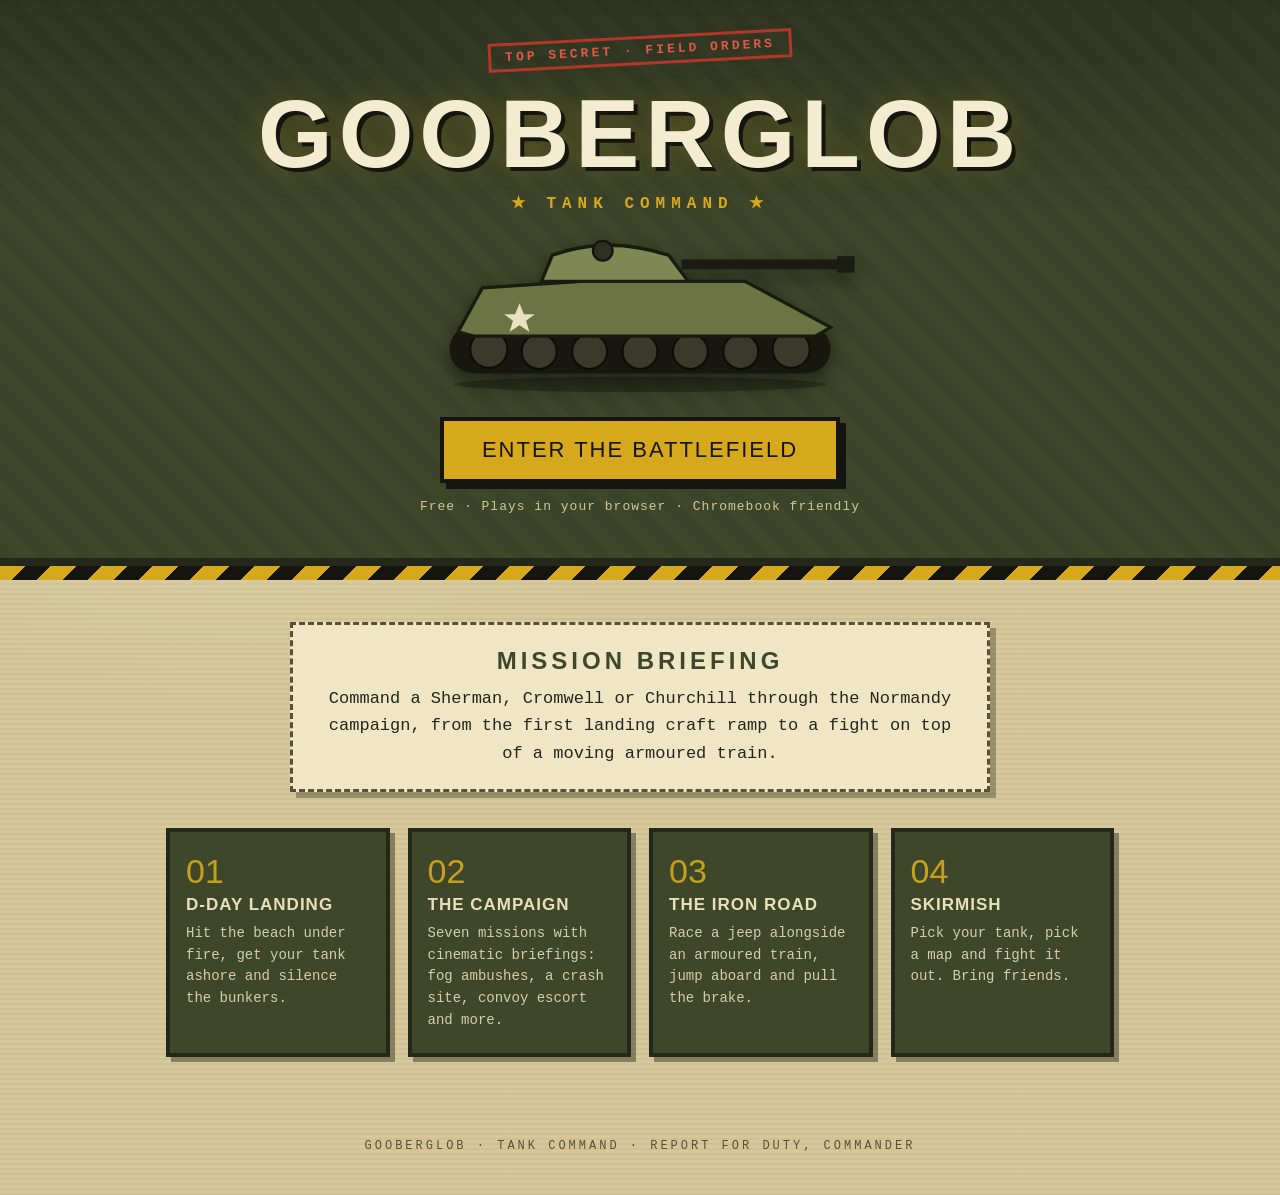
<file: index.html>
<!DOCTYPE html>
<html lang="en">
<head>
    <meta charset="UTF-8">
    <meta name="viewport" content="width=device-width, initial-scale=1.0">
    <title>Gooberglob - Tank Command</title>
    <meta name="description" content="Gooberglob: a WW2 tank game that runs in your browser. Storm the D-Day beaches, escort convoys and hijack an armoured train.">
    <link rel="stylesheet" href="style.css">
</head>
<body>

<header class="hero">
    <div class="stamp">TOP SECRET · FIELD ORDERS</div>
    <h1>GOOBERGLOB</h1>
    <p class="tagline">★ TANK COMMAND ★</p>

    <svg class="tank-art" viewBox="0 0 420 150" role="img" aria-label="Side view of a tank">
        <ellipse cx="210" cy="140" rx="170" ry="7" fill="rgba(0,0,0,.28)"/>
        <rect x="36" y="86" width="348" height="44" rx="22" fill="#17170f"/>
        <g fill="#3a3a2b" stroke="#0e0e08" stroke-width="2">
            <circle cx="72" cy="108" r="17"/><circle cx="118" cy="110" r="16"/><circle cx="164" cy="110" r="16"/>
            <circle cx="210" cy="110" r="16"/><circle cx="256" cy="110" r="16"/><circle cx="302" cy="110" r="16"/><circle cx="348" cy="108" r="17"/>
        </g>
        <path d="M44 92 L66 52 L156 46 L306 46 L384 88 L370 96 L58 96 Z" fill="#6c7444" stroke="#1a1b10" stroke-width="3"/>
        <path d="M120 46 L130 22 Q180 4 236 22 L254 46 Z" fill="#7f8852" stroke="#1a1b10" stroke-width="3"/>
        <rect x="248" y="26" width="150" height="9" fill="#1a1b12"/><rect x="390" y="23" width="16" height="15" fill="#1a1b12"/>
        <circle cx="176" cy="18" r="9" fill="#2d2f20" stroke="#14150d" stroke-width="2"/>
        <polygon points="96,76 100,66 104,76 114,76 106,82 109,92 100,86 91,92 94,82 86,76" fill="#e8e2c2"/>
    </svg>

    <a class="play" href="tank-game.html">ENTER THE BATTLEFIELD</a>
    <p class="sub">Free · Plays in your browser · Chromebook friendly</p>
</header>

<main>
    <section class="briefing">
        <h2>MISSION BRIEFING</h2>
        <p>Command a Sherman, Cromwell or Churchill through the Normandy campaign, from the first landing craft ramp to a fight on top of a moving armoured train.</p>
    </section>

    <section class="cards">
        <article>
            <span class="num">01</span>
            <h3>D-DAY LANDING</h3>
            <p>Hit the beach under fire, get your tank ashore and silence the bunkers.</p>
        </article>
        <article>
            <span class="num">02</span>
            <h3>THE CAMPAIGN</h3>
            <p>Seven missions with cinematic briefings: fog ambushes, a crash site, convoy escort and more.</p>
        </article>
        <article>
            <span class="num">03</span>
            <h3>THE IRON ROAD</h3>
            <p>Race a jeep alongside an armoured train, jump aboard and pull the brake.</p>
        </article>
        <article>
            <span class="num">04</span>
            <h3>SKIRMISH</h3>
            <p>Pick your tank, pick a map and fight it out. Bring friends.</p>
        </article>
    </section>
</main>

<footer>
    <p>GOOBERGLOB · TANK COMMAND · REPORT FOR DUTY, COMMANDER</p>
</footer>

</body>
</html>
</file>
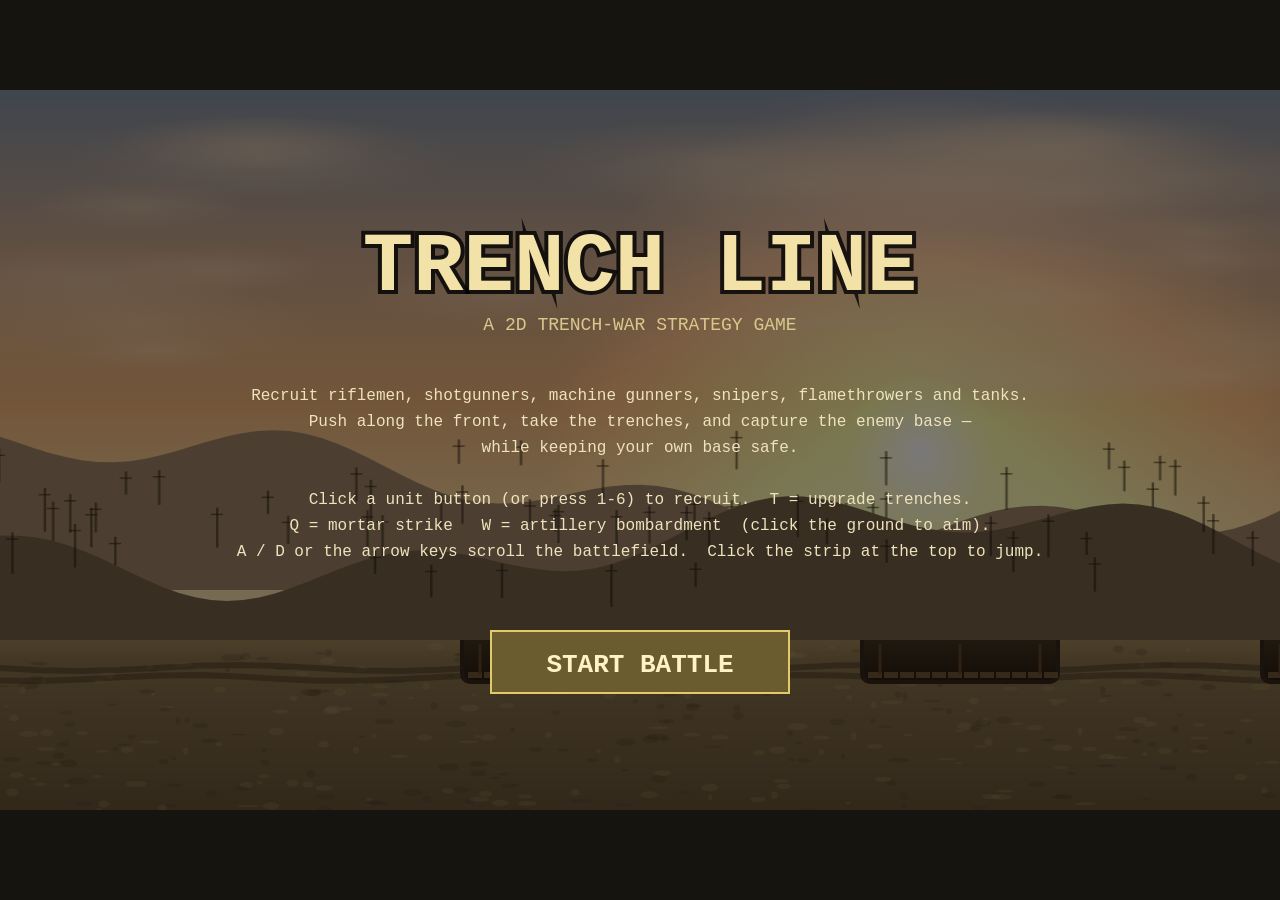
<file: trench-line.html>
<!doctype html>
<html lang="en"><head><meta charset="utf-8"><meta name="viewport" content="width=device-width,initial-scale=1">
<title>Trench Line</title>
<style>html,body{margin:0;height:100%;background:#15140f;overflow:hidden}canvas{display:block;margin:0 auto;position:absolute;left:50%;top:50%;transform:translate(-50%,-50%);cursor:crosshair}</style>
</head><body><canvas id="c"></canvas>
<script>
"use strict";
/* ============ TRENCH LINE — a 2D trench-war strategy game (original art & code) ============ */
const cv = document.getElementById('c'), ctx = cv.getContext('2d');
const VW = 1280, VH = 720, W = 3000, GY = 548;           // view size, world width, ground line
cv.width = VW; cv.height = VH;
function fit() { const s = Math.min(innerWidth / VW, innerHeight / VH); cv.style.width = VW * s + 'px'; cv.style.height = VH * s + 'px'; }
addEventListener('resize', fit); fit();

/* ---------- tiny helpers ---------- */
const R = (n) => { const x = Math.sin(n * 127.1 + 311.7) * 43758.5453; return x - Math.floor(x); };
const rnd = (a, b) => a + Math.random() * (b - a), clamp = (v, a, b) => v < a ? a : v > b ? b : v, lerp = (a, b, t) => a + (b - a) * t;
function cvs(w, h) { const c = document.createElement('canvas'); c.width = w; c.height = h; return c; }

/* ---------- audio (very small, all synthesised) ---------- */
let AC = null, muted = false;
function audio() { if (!AC) { try { AC = new (window.AudioContext || window.webkitAudioContext)(); } catch (e) {} } return AC; }
function noise(dur, vol, f0, f1) {
    const a = audio(); if (!a || muted) return; const n = Math.floor(a.sampleRate * dur), b = a.createBuffer(1, n, a.sampleRate), d = b.getChannelData(0);
    for (let i = 0; i < n; i++) d[i] = (Math.random() * 2 - 1) * Math.pow(1 - i / n, 2);
    const s = a.createBufferSource(); s.buffer = b; const f = a.createBiquadFilter(); f.type = 'lowpass'; f.frequency.setValueAtTime(f0, a.currentTime); f.frequency.exponentialRampToValueAtTime(Math.max(40, f1), a.currentTime + dur);
    const g = a.createGain(); g.gain.value = vol; s.connect(f); f.connect(g); g.connect(a.destination); s.start();
}
function tone(f0, f1, dur, vol, type) {
    const a = audio(); if (!a || muted) return; const o = a.createOscillator(), g = a.createGain(); o.type = type || 'sine'; o.frequency.setValueAtTime(f0, a.currentTime); o.frequency.exponentialRampToValueAtTime(Math.max(20, f1), a.currentTime + dur);
    g.gain.setValueAtTime(vol, a.currentTime); g.gain.exponentialRampToValueAtTime(.001, a.currentTime + dur); o.connect(g); g.connect(a.destination); o.start(); o.stop(a.currentTime + dur);
}
const SND = {
    rifle: () => noise(.12, .09, 4200, 600), sniper: () => noise(.3, .16, 3000, 200), shotgun: () => noise(.2, .14, 2600, 300), mg: () => noise(.07, .05, 4800, 900),
    flame: () => noise(.18, .06, 1600, 300), shell: () => { noise(.35, .22, 1400, 120); tone(90, 40, .3, .12, 'sine'); }, boom: (v) => { noise(.9, .3 * (v || 1), 900, 60); tone(70, 28, .7, .22 * (v || 1), 'sine'); },
    whistle: () => tone(1600, 500, .6, .05, 'sine'), ui: () => tone(640, 880, .08, .06, 'square'), deny: () => tone(200, 140, .12, .06, 'square'), spawn: () => tone(380, 520, .07, .04, 'triangle')
};

/* ---------- unit definitions ---------- */
const T = {
    rifle:   { n: 'RIFLEMAN',      key: '1', cost: 20,  cd: 2.2, hp: 40,  sp: 46, rng: 300, dmg: 9,  rl: 1.15, acc: .78 },
    shotgun: { n: 'SHOTGUNNER',    key: '2', cost: 35,  cd: 3.5, hp: 55,  sp: 52, rng: 125, dmg: 7,  rl: 1.5,  pel: 6 },
    mg:      { n: 'MACHINE GUN',   key: '3', cost: 60,  cd: 6,   hp: 45,  sp: 32, rng: 390, dmg: 5,  rl: .11,  burst: 14, pause: 1.3 },
    sniper:  { n: 'SNIPER',        key: '4', cost: 50,  cd: 5,   hp: 30,  sp: 36, rng: 720, dmg: 44, rl: 2.8 },
    flame:   { n: 'FLAMETHROWER',  key: '5', cost: 75,  cd: 7,   hp: 80,  sp: 40, rng: 135, dps: 38, rl: .05 },
    tank:    { n: 'TANK',          key: '6', cost: 260, cd: 14,  hp: 560, sp: 30, rng: 470, dmg: 78, rl: 2.6, splash: 72, tank: 1 }
};
const ORDER = ['rifle', 'shotgun', 'mg', 'sniper', 'flame', 'tank'];
const COVER = [.62, .46, .32];                                    // damage multiplier inside a trench, by trench level (0..2)
const TRENCH_COST = [150, 320];
const TRENCHES = [560, 960, 1360, 1640, 2040, 2440];            // trench centres (world x)
const BASE_X = [150, W - 150], ZONE = 300;
const ABIL = { mortar: { n: 'MORTAR STRIKE', key: 'Q', cd: 26 }, arty: { n: 'ARTILLERY', key: 'W', cd: 62 } };
const PALETTE = [{ body: '#1e2321', helm: '#6f7d4a', helmD: '#4a5530', sash: '#c9c27c', flag: '#4c7fb8' }, { body: '#2a1413', helm: '#7a3a2e', helmD: '#4e231c', sash: '#d8a43a', flag: '#b8463c' }];

/* ---------- game state ---------- */
let G = null, mx = 0, my = 0, keys = {}, targeting = null, shake = 0, shotT = 0;
const ground = cvs(W, 260), skyC = cvs(VW, VH), hillA = cvs(2048, 300), hillB = cvs(2048, 300);
function newGame() {
    G = { state: 'play', t: 0, cam: 0, units: [], tracers: [], shells: [], fx: [], flames: [], craters: [], markers: [], banner: { t: 0, text: '' },
        money: [110, 110], income: [7, 8], lvl: [0, 0], cap: [0, 0], cd: [{}, {}], abil: [{ mortar: 0, arty: 20 }, { mortar: 8, arty: 40 }], ai: { t: 2, up: 0 },
        stats: { kills: 0, lost: 0, spent: 0 }, bt: [0, 0], nid: 1 };
    ORDER.forEach(k => { G.cd[0][k] = 0; G.cd[1][k] = 0; });
    G.units.push(mk(0, 'rifle', 280), mk(0, 'rifle', 320), mk(1, 'rifle', W - 280), mk(1, 'rifle', W - 320));
    G.cam = 0; targeting = null; say('HOLD THE LINE · CAPTURE THEIR BASE');
}
function say(t) { G.banner = { t: 3.2, text: t }; }

/* ---------- pre-rendered scenery ---------- */
function buildArt() {
    let g = skyC.getContext('2d'), gr = g.createLinearGradient(0, 0, 0, VH * .75);
    [[0, '#7f8fa6'], [.3, '#c6a58c'], [.58, '#f0b57a'], [.8, '#f8d7a0'], [1, '#fbe6b8']].forEach(s => gr.addColorStop(s[0], s[1])); g.fillStyle = gr; g.fillRect(0, 0, VW, VH);
    g.globalCompositeOperation = 'lighter'; const sg = g.createRadialGradient(VW * .72, VH * .5, 0, VW * .72, VH * .5, 380); sg.addColorStop(0, 'rgba(255,230,160,.8)'); sg.addColorStop(.2, 'rgba(255,190,110,.35)'); sg.addColorStop(1, 'rgba(255,150,80,0)'); g.fillStyle = sg; g.fillRect(0, 0, VW, VH); g.globalCompositeOperation = 'source-over';
    for (let i = 0; i < 24; i++) { const x = R(i) * VW, y = 40 + R(i + 9) * 260, w = 160 + R(i + 3) * 280; const cg = g.createRadialGradient(x, y, 0, x, y, w * .5); cg.addColorStop(0, 'rgba(255,226,190,.32)'); cg.addColorStop(1, 'rgba(255,210,170,0)'); g.fillStyle = cg; g.save(); g.translate(x, y); g.scale(1, .22); g.translate(-x, -y); g.beginPath(); g.arc(x, y, w * .5, 0, 7); g.fill(); g.restore(); }
    [[hillA, '#9a8266', 90, 1.2, 0.9], [hillB, '#6e5c45', 70, 3.1, 1.2]].forEach(h => {
        const c = h[0].getContext('2d'), hh = 300; c.fillStyle = h[1]; c.beginPath(); c.moveTo(0, hh);
        for (let x = 0; x <= 2048; x += 16) c.lineTo(x, hh - 60 - h[2] * (Math.sin(x * .004 * h[4] + h[3]) * .5 + .5) - 22 * Math.sin(x * .017 + h[3] * 2)); c.lineTo(2048, hh); c.closePath(); c.fill();
        c.fillStyle = 'rgba(30,22,14,.55)'; for (let i = 0; i < 46; i++) { const x = R(i * 3 + h[3]) * 2048, y = hh - 70 - R(i + h[3]) * 90; c.fillRect(x, y, 2.4, 22 + R(i) * 22); c.fillRect(x - 5, y + 6, 12, 1.5); }
    });
    g = ground.getContext('2d'); const dg = g.createLinearGradient(0, 0, 0, 260); dg.addColorStop(0, '#9c8358'); dg.addColorStop(.08, '#85704a'); dg.addColorStop(1, '#4a3b28'); g.fillStyle = dg; g.fillRect(0, 0, W, 260);
    for (let i = 0; i < 1100; i++) { g.fillStyle = R(i + 4) > .5 ? 'rgba(60,44,28,.22)' : 'rgba(210,184,130,.16)'; g.beginPath(); g.ellipse(R(i) * W, 6 + R(i + 1.3) * 250, 2 + R(i + 2) * 9, 1 + R(i + 3) * 3, 0, 0, 7); g.fill(); }
    g.strokeStyle = 'rgba(40,30,18,.4)'; g.lineWidth = 6; for (let k = 0; k < 2; k++) { g.beginPath(); g.moveTo(0, 28 + k * 10); for (let x = 0; x <= W; x += 40) g.lineTo(x, 28 + k * 10 + Math.sin(x * .02 + k) * 3); g.stroke(); }
    TRENCHES.forEach(tx => { // trench pits
        g.fillStyle = '#2a2016'; g.beginPath(); g.roundRect(tx - 100, 0, 200, 44, [0, 0, 10, 10]); g.fill(); const pg = g.createLinearGradient(0, 0, 0, 44); pg.addColorStop(0, '#3a2c1c'); pg.addColorStop(1, '#171109'); g.fillStyle = pg; g.beginPath(); g.roundRect(tx - 96, 0, 192, 40, [0, 0, 8, 8]); g.fill();
        g.fillStyle = '#6a5030'; for (let p = 0; p < 12; p++) g.fillRect(tx - 92 + p * 16, 32, 14, 6); g.strokeStyle = '#5a4026'; g.lineWidth = 3; [-80, 0, 80].forEach(o => { g.beginPath(); g.moveTo(tx + o, 4); g.lineTo(tx + o, 34); g.stroke(); });
    });
}

/* ---------- units ---------- */
function mk(side, type, x) { const d = T[type]; return { id: G.nid++, side, type, x, y: GY + rnd(-6, 10), hp: d.hp, max: d.hp, cool: rnd(0, d.rl), burst: 0, bp: 0, anim: rnd(0, 6), dead: 0, dt: 0, tgt: null, aim: side ? Math.PI : 0, flash: 0, rec: 0, stopOff: 110 + (G.nid % 7) * 26 }; }
function inTrench(u) { for (const tx of TRENCHES) if (Math.abs(u.x - tx) < 96) return true; return false; }
function coverMul(u) { return u.type === 'tank' ? 1 : (inTrench(u) ? COVER[G.lvl[u.side]] : 1); }
function hurt(u, dmg, src, ap) {
    if (u.dead) return; let d = dmg * coverMul(u); if (u.type === 'tank' && !ap) d *= .22; u.hp -= d; u.flash = .12;
    if (u.hp <= 0) { u.dead = 1; u.dt = 0; if (u.side === 1) { G.money[0] += 5; G.stats.kills++; } else G.stats.lost++; for (let i = 0; i < (u.type === 'tank' ? 22 : 6); i++) fx('dust', u.x, u.y - 14, rnd(-50, 50), rnd(-90, -10)); if (u.type === 'tank') { boom(u.x, u.y - 20, .8); } }
}
function enemies(side) { return G.units.filter(u => u.side !== side && !u.dead); }
function nearestTarget(u, list, rng) { let best = null, bd = rng; for (const e of list) { const d = Math.abs(e.x - u.x); if (d < bd) { bd = d; best = e; } } return best; }
function spawn(side, type) {
    const d = T[type]; if (G.money[side] < d.cost || G.cd[side][type] > 0) return false;
    G.money[side] -= d.cost; G.cd[side][type] = d.cd; if (side === 0) G.stats.spent += d.cost;
    const u = mk(side, type, BASE_X[side] + (side ? -70 : 70)); G.units.push(u); if (side === 0) SND.spawn(); return true;
}
function fx(kind, x, y, vx, vy, extra) { if (G.fx.length > 700) return; G.fx.push(Object.assign({ kind, x, y, vx, vy, t: 0, life: kind === 'smoke' ? 2.4 : kind === 'spark' ? .35 : kind === 'dust' ? .9 : .5 }, extra || {})); }
function boom(x, y, s) {
    s = s || 1; G.fx.push({ kind: 'flash', x, y, t: 0, life: .35, s }); for (let i = 0; i < 12 * s; i++) fx('smoke', x + rnd(-20, 20) * s, y + rnd(-10, 10), rnd(-40, 40), rnd(-70, -20), { s }); for (let i = 0; i < 12 * s; i++) fx('spark', x, y, rnd(-260, 260) * s, rnd(-320, -60) * s);
    for (let i = 0; i < 10 * s; i++) fx('dust', x + rnd(-30, 30) * s, GY + 4, rnd(-120, 120), rnd(-140, -30)); if (Math.abs(x - (G.cam + VW / 2)) < 900) shake = Math.max(shake, 5 * s); SND.boom(.5 + s * .4);
}
function splash(x, rad, dmg, side) { G.units.forEach(u => { if (u.dead || u.side === side) return; const d = Math.abs(u.x - x); if (d < rad) hurt(u, dmg * (1 - d / rad * .7), null, true); }); G.craters.push({ x: x + rnd(-6, 6), r: rad * .28 }); if (G.craters.length > 70) G.craters.shift(); }
function shootShell(u, tgt) { // tank cannon: arcing shell
    const d = T.tank; const sx = u.x + Math.cos(u.aim) * 44, sy = u.y - 36 + Math.sin(u.aim) * 8, tx = tgt.x + rnd(-26, 26), dur = clamp(Math.abs(tx - sx) / 520, .35, 1);
    G.shells.push({ x0: sx, y0: sy, x1: tx, y1: GY + 6, t: 0, dur, arc: 90 + Math.abs(tx - sx) * .12, side: u.side, dmg: d.dmg, rad: d.splash, kind: 'tank' }); u.rec = .25; fx('flash2', sx, sy, 0, 0, { a: u.aim }); SND.shell();
    for (let i = 0; i < 5; i++) fx('smoke', sx, sy, Math.cos(u.aim) * rnd(20, 70), rnd(-30, 0), { s: .5 });
}
function callStrike(side, kind, x) {
    const a = ABIL[kind]; G.abil[side][kind] = a.cd; const n = kind === 'mortar' ? 6 : 15, spread = kind === 'mortar' ? 70 : 240; if (side === 0) SND.ui();
    for (let i = 0; i < n; i++) G.shells.push({ x0: x + rnd(-spread, spread), y0: -80, x1: 0, y1: GY + 6, t: -(.9 + i * (kind === 'mortar' ? .45 : .32) + rnd(0, .25)), dur: .55, arc: 0, side, dmg: kind === 'mortar' ? 58 : 92, rad: kind === 'mortar' ? 58 : 84, kind: 'strike', big: kind === 'arty' });
    G.shells.slice(-n).forEach(s => { s.x1 = s.x0; }); G.markers.push({ x, kind, t: 0, life: 1 + n * (kind === 'mortar' ? .45 : .32) + .5, spread });
    setTimeout(() => SND.whistle(), 300);
}

/* ---------- simulation ---------- */
function step(dt) {
    G.t += dt; if (G.banner.t > 0) G.banner.t -= dt;
    // economy + cooldowns
    for (let s = 0; s < 2; s++) { G.money[s] += G.income[s] * dt; ORDER.forEach(k => { G.cd[s][k] = Math.max(0, G.cd[s][k] - dt); }); G.abil[s].mortar = Math.max(0, G.abil[s].mortar - dt); G.abil[s].arty = Math.max(0, G.abil[s].arty - dt); }
    aiThink(dt);
    // units
    const E = [enemies(0), enemies(1)];
    G.units.forEach(u => {
        if (u.dead) { u.dt += dt; return; } const d = T[u.type], dir = u.side ? -1 : 1, foes = E[u.side]; u.flash = Math.max(0, u.flash - dt); u.rec = Math.max(0, u.rec - dt); u.cool -= dt;
        const tgt = nearestTarget(u, foes, d.rng); u.tgt = tgt; const moving = !tgt && Math.abs(u.x - (BASE_X[1 - u.side] - dir * u.stopOff)) > 6 && ((u.side === 0 && u.x < BASE_X[1] - u.stopOff) || (u.side === 1 && u.x > BASE_X[0] + u.stopOff));
        if (tgt) u.aim = lerp(u.aim, tgt.x > u.x ? 0 : Math.PI, .25); else u.aim = dir > 0 ? 0 : Math.PI;
        if (moving) { u.x += dir * d.sp * dt; u.anim += dt * d.sp * .17; }
        else if (tgt) { fire(u, d, tgt, dt); u.anim += dt * .6; }
    });
    // base guns
    for (let s = 0; s < 2; s++) if (G.lvl[s] >= 1) { G.bt[s] -= dt; if (G.bt[s] <= 0) { const bx = BASE_X[s], t = nearestTarget({ x: bx }, E[s], 480); if (t) { G.bt[s] = .22; const dmg = G.lvl[s] >= 2 ? 6 : 4; G.tracers.push({ x1: bx + (s ? -50 : 50), y1: GY - 64, x2: t.x, y2: t.y - 18, t: 0, life: .09 }); hurt(t, dmg); SND.mg(); } else G.bt[s] = .3; } }
    // shells
    for (let i = G.shells.length - 1; i >= 0; i--) {
        const sh = G.shells[i]; sh.t += dt; if (sh.t < 0) continue;
        if (sh.t >= sh.dur) { const x = sh.x1; boom(x, GY - 6, sh.big ? 1.15 : sh.kind === 'tank' ? .75 : .8); splash(x, sh.rad, sh.dmg, sh.side); G.shells.splice(i, 1); }
    }
    // flames
    for (let i = G.flames.length - 1; i >= 0; i--) { const f = G.flames[i]; f.t += dt; f.x += f.vx * dt; f.y += f.vy * dt; f.vy -= 30 * dt; if (f.t > f.life) G.flames.splice(i, 1); }
    for (let i = G.tracers.length - 1; i >= 0; i--) { G.tracers[i].t += dt; if (G.tracers[i].t > G.tracers[i].life) G.tracers.splice(i, 1); }
    for (let i = G.fx.length - 1; i >= 0; i--) { const f = G.fx[i]; f.t += dt; f.x += (f.vx || 0) * dt; f.y += (f.vy || 0) * dt; if (f.kind === 'dust' || f.kind === 'spark') f.vy += 380 * dt; if (f.kind === 'smoke') { f.vx *= .98; f.vy *= .985; } if (f.t > f.life) G.fx.splice(i, 1); }
    for (let i = G.markers.length - 1; i >= 0; i--) { G.markers[i].t += dt; if (G.markers[i].t > G.markers[i].life) G.markers.splice(i, 1); }
    // remove corpses
    G.units = G.units.filter(u => !u.dead || u.dt < 5);
    // capture
    for (let b = 0; b < 2; b++) { // base b is being captured by side 1-b
        let atk = 0, def = 0; G.units.forEach(u => { if (u.dead || Math.abs(u.x - BASE_X[b]) > ZONE) return; if (u.side === b) def++; else atk++; });
        if (atk > 0 && def === 0) G.cap[b] = Math.min(100, G.cap[b] + Math.min(atk, 4) * 3.4 * dt); else G.cap[b] = Math.max(0, G.cap[b] - (def > 0 ? 9 : 2) * dt);
        if (G.cap[b] >= 100 && G.state === 'play') { G.state = b === 1 ? 'win' : 'lose'; G.endT = 0; if (b === 1) tone(440, 880, .6, .1, 'triangle'); else tone(300, 80, 1, .1, 'sawtooth'); }
    }
    shake *= Math.pow(.02, dt);
}
function fire(u, d, tgt, dt) {
    const dist = Math.abs(tgt.x - u.x), dir = tgt.x > u.x ? 1 : -1, mx0 = u.x + dir * (u.type === 'tank' ? 44 : u.type === 'sniper' ? 42 : 30), my0 = u.y - (u.type === 'tank' ? 36 : 32);
    const hit = (dmg, chance, tx, ty) => { const h = Math.random() < chance; G.tracers.push({ x1: mx0, y1: my0, x2: h ? tx : tx + dir * rnd(40, 160), y2: h ? ty : ty + rnd(-30, 20), t: 0, life: .08 }); if (h) hurt(tgt, dmg, u); };
    if (u.type === 'flame') {
        if (u.cool <= 0) { u.cool = d.rl; for (let i = 0; i < 3; i++) G.flames.push({ x: mx0, y: my0 + 2, vx: dir * rnd(230, 330), vy: rnd(-30, 30), t: 0, life: rnd(.35, .5) }); G.units.forEach(e => { if (e.dead || e.side === u.side) return; const dx = (e.x - u.x) * dir; if (dx > 0 && dx < d.rng && Math.abs(e.y - u.y) < 30) hurt(e, d.dps * d.rl * (inTrench(e) ? 1.6 : 1), u, true); }); if (Math.random() < .25) SND.flame(); }
        return;
    }
    if (u.cool > 0) return;
    if (u.type === 'rifle') { u.cool = d.rl + rnd(0, .3); hit(d.dmg, clamp(d.acc - dist / d.rng * .32, .3, .9), tgt.x, tgt.y - 18); u.flash = .07; fx('flash2', mx0, my0, 0, 0, { a: dir > 0 ? 0 : Math.PI }); SND.rifle(); }
    else if (u.type === 'sniper') { u.cool = d.rl; hit(d.dmg, .94, tgt.x, tgt.y - 20); fx('flash2', mx0, my0, 0, 0, { a: dir > 0 ? 0 : Math.PI, big: 1 }); SND.sniper(); }
    else if (u.type === 'shotgun') { u.cool = d.rl; for (let i = 0; i < d.pel; i++) hit(d.dmg, clamp(.66 - dist / d.rng * .35, .2, .7), tgt.x, tgt.y - 18 + rnd(-6, 6)); fx('flash2', mx0, my0, 0, 0, { a: dir > 0 ? 0 : Math.PI, big: 1 }); SND.shotgun(); }
    else if (u.type === 'mg') { if (u.burst > 0) { u.cool = d.rl; u.burst--; hit(d.dmg, clamp(.52 - dist / d.rng * .26, .15, .6), tgt.x, tgt.y - 18); fx('flash2', mx0, my0, 0, 0, { a: dir > 0 ? 0 : Math.PI }); if (u.burst % 2) SND.mg(); if (Math.random() < .5) fx('spark', mx0 - dir * 6, my0 + 6, -dir * rnd(10, 40), rnd(-80, -20), {}); } else { u.burst = d.burst; u.cool = d.pause; } }
    else if (u.type === 'tank') { u.cool = d.rl; shootShell(u, tgt); }
}
/* ---------- enemy commander ---------- */
function aiThink(dt) {
    const A = G.ai; A.t -= dt; if (A.t > 0 || G.state !== 'play') return; A.t = rnd(1.1, 2.2);
    const t = G.t, mine = G.units.filter(u => u.side === 1 && !u.dead), foes = G.units.filter(u => u.side === 0 && !u.dead);
    if (G.lvl[1] < 2 && G.money[1] >= TRENCH_COST[G.lvl[1]] + 40 && t > 140 + G.lvl[1] * 170) { G.money[1] -= TRENCH_COST[G.lvl[1]]; G.lvl[1]++; }
    // ability use
    const cluster = (w) => { let best = null, bn = 0; foes.forEach(f => { const n = foes.filter(o => Math.abs(o.x - f.x) < w).length; if (n > bn) { bn = n; best = f; } }); return { x: best ? best.x : 0, n: bn }; };
    if (G.abil[1].mortar <= 0 && t > 20) { const c = cluster(110); if (c.n >= 3 && c.x > 300 && c.x < W - 300) callStrike(1, 'mortar', c.x); }
    if (G.abil[1].arty <= 0 && t > 60) { const c = cluster(300); if (c.n >= 6) callStrike(1, 'arty', c.x); }
    // choose a unit
    const w = { rifle: 38, shotgun: 15, mg: 14, sniper: 9, flame: 11, tank: t > 110 ? 12 : 0 }; const pTanks = foes.filter(u => u.type === 'tank').length; if (pTanks) { w.sniper += 10; w.mg += 6; }
    if (mine.filter(u => u.type !== 'rifle').length < 2) w.rifle += 20;
    let sum = 0; ORDER.forEach(k => { if (G.cd[1][k] > 0 || G.money[1] < T[k].cost) w[k] = 0; sum += w[k]; }); if (sum <= 0) return;
    let r = Math.random() * sum; for (const k of ORDER) { r -= w[k]; if (r <= 0) { spawn(1, k); break; } }
}

/* ---------- drawing ---------- */
function drawStick(u, ox) {
    const d = T[u.type], P = PALETTE[u.side], dir = u.side ? -1 : 1, tr = inTrench(u) && u.type !== 'tank', lowered = tr ? 11 : 0, x = u.x - ox, y = u.y + lowered, c = P.body;
    ctx.save(); ctx.translate(x, y);
    if (u.dead) { const k = Math.min(1, u.dt / .55); ctx.globalAlpha = u.dt > 3.6 ? clamp(1 - (u.dt - 3.6) / 1.4, 0, 1) : 1; ctx.translate(0, k * 4); ctx.rotate(-dir * k * 1.5); ctx.translate(0, -k * 0); }
    if (u.type === 'tank') { drawTank(u, dir, P); ctx.restore(); return; }
    ctx.fillStyle = 'rgba(0,0,0,.25)'; if (!u.dead) { ctx.beginPath(); ctx.ellipse(0, 3 - lowered * .5, 12, 3.2, 0, 0, 7); ctx.fill(); }
    ctx.scale(dir * 1.22, 1.22); ctx.lineCap = 'round'; ctx.lineJoin = 'round';
    const wk = u.dead ? 0 : Math.sin(u.anim * 3.2), moving = !u.tgt && !u.dead, sw = moving ? wk * 7 : 0, hipY = -17, neckY = -33;
    // legs
    ctx.strokeStyle = c; ctx.lineWidth = 3.6; ctx.beginPath(); ctx.moveTo(0, hipY); ctx.lineTo(-sw - 1, -8); ctx.lineTo(-sw * 1.3 - 2, 0); ctx.moveTo(0, hipY); ctx.lineTo(sw + 1, -8); ctx.lineTo(sw * 1.3 + 3, 0); ctx.stroke();
    // torso + backpack
    ctx.lineWidth = 4.4; ctx.beginPath(); ctx.moveTo(0, hipY); ctx.lineTo(1, neckY); ctx.stroke();
    ctx.fillStyle = P.helmD; ctx.fillRect(-9, neckY + 3, 7, 12);
    if (u.type === 'flame') { ctx.fillStyle = '#555a50'; ctx.beginPath(); ctx.roundRect(-14, neckY + 1, 9, 17, 3); ctx.fill(); ctx.fillStyle = '#9a9a8a'; ctx.fillRect(-12, neckY - 2, 5, 4); }
    ctx.strokeStyle = P.sash; ctx.lineWidth = 1.6; ctx.beginPath(); ctx.moveTo(-3, neckY + 2); ctx.lineTo(4, hipY - 2); ctx.stroke();
    // head + helmet
    ctx.fillStyle = '#cfc7b3'; ctx.strokeStyle = '#111'; ctx.lineWidth = 1.4; ctx.beginPath(); ctx.arc(2, neckY - 6, 6.4, 0, 7); ctx.fill(); ctx.stroke();
    ctx.fillStyle = '#16140f'; ctx.fillRect(4.6, neckY - 8, 1.8, 2.2); ctx.fillRect(1, neckY - 8, 1.8, 2.2);
    ctx.fillStyle = P.helm; ctx.beginPath(); ctx.arc(2, neckY - 8, 7.2, Math.PI, 0); ctx.lineTo(9.4, neckY - 7); ctx.lineTo(-5.4, neckY - 7); ctx.closePath(); ctx.fill(); ctx.strokeStyle = '#111'; ctx.stroke(); ctx.fillStyle = 'rgba(255,255,255,.25)'; ctx.fillRect(-2, neckY - 13.5, 6, 1.6);
    // weapon + arms, aimed
    const aim = u.dead ? 0 : (u.aim === 0 || u.aim === Math.PI ? 0 : 0), rec = u.rec > 0 ? 3 : (u.cool > d.rl * .85 ? 2 : 0), sh = (neckY + 6);
    ctx.save(); ctx.translate(2, sh); if (!u.dead) ctx.rotate(u.tgt ? clamp(Math.atan2((u.tgt.y - 18) - (u.y - 28), Math.abs(u.tgt.x - u.x)) * .7, -.25, .25) : (moving ? .25 : 0));
    ctx.translate(-rec, 0);
    ctx.strokeStyle = '#1b1914'; ctx.lineWidth = 3.4;
    if (u.type === 'rifle') { ctx.beginPath(); ctx.moveTo(-8, 4); ctx.lineTo(28, 0); ctx.stroke(); ctx.strokeStyle = '#6a4a2c'; ctx.lineWidth = 3.2; ctx.beginPath(); ctx.moveTo(-8, 4); ctx.lineTo(6, 2.4); ctx.stroke(); }
    else if (u.type === 'sniper') { ctx.beginPath(); ctx.moveTo(-9, 4); ctx.lineTo(38, 0); ctx.stroke(); ctx.fillStyle = '#111'; ctx.fillRect(8, -5, 12, 3.4); ctx.strokeStyle = '#6a4a2c'; ctx.lineWidth = 3.2; ctx.beginPath(); ctx.moveTo(-9, 4); ctx.lineTo(6, 2.4); ctx.stroke(); }
    else if (u.type === 'shotgun') { ctx.lineWidth = 4.2; ctx.beginPath(); ctx.moveTo(-6, 4); ctx.lineTo(22, 1); ctx.stroke(); ctx.strokeStyle = '#7a5530'; ctx.lineWidth = 3.4; ctx.beginPath(); ctx.moveTo(-8, 4); ctx.lineTo(4, 3); ctx.stroke(); }
    else if (u.type === 'mg') { ctx.lineWidth = 4; ctx.beginPath(); ctx.moveTo(-8, 4); ctx.lineTo(30, 1); ctx.stroke(); ctx.lineWidth = 1.8; ctx.beginPath(); ctx.moveTo(22, 2); ctx.lineTo(18, 13); ctx.moveTo(22, 2); ctx.lineTo(27, 13); ctx.stroke(); ctx.fillStyle = '#3b3d30'; ctx.fillRect(2, 3, 9, 8); ctx.strokeStyle = '#c9b25a'; ctx.lineWidth = 1.4; ctx.beginPath(); ctx.moveTo(8, 3); ctx.quadraticCurveTo(14, -1, 20, 1); ctx.stroke(); }
    else if (u.type === 'flame') { ctx.lineWidth = 3.4; ctx.beginPath(); ctx.moveTo(-8, 4); ctx.lineTo(22, 1); ctx.stroke(); ctx.fillStyle = '#2a2a24'; ctx.fillRect(22, -2.4, 7, 5); if (u.tgt && Math.random() < .8) { ctx.fillStyle = 'rgba(255,200,80,.9)'; ctx.beginPath(); ctx.arc(30, 0, 3 + Math.random() * 2, 0, 7); ctx.fill(); } }
    ctx.strokeStyle = c; ctx.lineWidth = 3.4; ctx.beginPath(); ctx.moveTo(0, 0); ctx.lineTo(9, 4); ctx.lineTo(18, 1.4); ctx.stroke(); ctx.beginPath(); ctx.moveTo(0, 0); ctx.lineTo(-3, 6); ctx.lineTo(6, 3); ctx.stroke();
    ctx.restore();
    if (u.flash > 0 && !u.dead) { ctx.fillStyle = 'rgba(255,255,255,.35)'; ctx.fillRect(-12, -42, 26, 44); }
    ctx.restore();
}
function drawTank(u, dir, P) {
    const d = T.tank, t = u.anim; ctx.fillStyle = 'rgba(0,0,0,.28)'; ctx.beginPath(); ctx.ellipse(0, 3, 50, 5, 0, 0, 7); ctx.fill(); ctx.scale(dir, 1);
    const body = u.side ? '#6a3a30' : '#5d6a40', body2 = u.side ? '#4a241e' : '#3e4829';
    // tracks
    ctx.fillStyle = '#17150f'; ctx.beginPath(); ctx.roundRect(-46, -17, 92, 18, 9); ctx.fill(); ctx.strokeStyle = '#3a382c'; ctx.lineWidth = 1.4; for (let i = 0; i < 18; i++) { const a = ((i * 5.2 + t * 14) % 94) - 46; ctx.beginPath(); ctx.moveTo(a, -17); ctx.lineTo(a, -13); ctx.moveTo(a, 0); ctx.lineTo(a, -4); ctx.stroke(); }
    for (let i = 0; i < 5; i++) { const wx = -34 + i * 17; ctx.fillStyle = '#33322a'; ctx.beginPath(); ctx.arc(wx, -8, 6.4, 0, 7); ctx.fill(); ctx.fillStyle = '#18170f'; ctx.beginPath(); ctx.arc(wx, -8, 2.4, 0, 7); ctx.fill(); }
    const g = ctx.createLinearGradient(0, -44, 0, -16); g.addColorStop(0, body); g.addColorStop(1, body2); ctx.fillStyle = g; ctx.beginPath(); ctx.moveTo(-48, -17); ctx.lineTo(-40, -30); ctx.lineTo(26, -32); ctx.lineTo(50, -18); ctx.closePath(); ctx.fill(); ctx.strokeStyle = '#111'; ctx.lineWidth = 1.8; ctx.stroke();
    ctx.fillStyle = 'rgba(255,230,180,.25)'; ctx.fillRect(-36, -31, 58, 2);
    const rc = u.rec > 0 ? u.rec * 28 : 0; ctx.save(); ctx.translate(-rc * .15, 0); ctx.fillStyle = g; ctx.beginPath(); ctx.moveTo(-22, -31); ctx.lineTo(-16, -48); ctx.lineTo(12, -48); ctx.lineTo(20, -31); ctx.closePath(); ctx.fill(); ctx.stroke(); ctx.fillStyle = '#1b1a14'; ctx.fillRect(18 - rc, -43, 40, 5); ctx.fillRect(54 - rc, -44.5, 7, 8);
    ctx.fillStyle = '#2a2a22'; ctx.beginPath(); ctx.arc(-2, -50, 5, Math.PI, 0); ctx.fill(); ctx.restore();
    ctx.fillStyle = P.flag; ctx.fillRect(-30, -29, 10, 5); ctx.fillStyle = '#1b1a14'; ctx.fillRect(-40, -31, 2, -14);
    if (u.flash > 0) { ctx.fillStyle = 'rgba(255,255,255,.35)'; ctx.fillRect(-48, -50, 100, 52); }
    // damage smoke
    if (u.hp < u.max * .5 && !u.dead && Math.random() < .3) fx('smoke', u.x - dir * 20, u.y - 40, rnd(-10, 10), -40, { s: .5 });
}
function drawBase(b, ox) {
    const x = BASE_X[b] - ox, P = PALETTE[b], dir = b ? -1 : 1; if (x < -260 || x > VW + 260) return;
    ctx.save(); ctx.translate(x, GY); ctx.scale(dir, 1);
    ctx.fillStyle = 'rgba(0,0,0,.3)'; ctx.beginPath(); ctx.ellipse(10, 6, 110, 10, 0, 0, 7); ctx.fill();
    const g = ctx.createLinearGradient(0, -88, 0, 0); g.addColorStop(0, '#7b7664'); g.addColorStop(1, '#4e4a3c'); ctx.fillStyle = g; ctx.beginPath(); ctx.moveTo(-70, 0); ctx.lineTo(-62, -70); ctx.lineTo(30, -76); ctx.lineTo(54, -40); ctx.lineTo(70, 0); ctx.closePath(); ctx.fill(); ctx.strokeStyle = '#1d1b14'; ctx.lineWidth = 2.4; ctx.stroke();
    ctx.fillStyle = '#12110c'; ctx.beginPath(); ctx.roundRect(12, -54, 40, 10, 3); ctx.fill(); ctx.fillStyle = '#3a382c'; for (let i = 0; i < 6; i++) { ctx.beginPath(); ctx.ellipse(-60 + i * 24, -73 + (i % 2) * 4, 13, 7, 0, 0, 7); ctx.fill(); }
    ctx.fillStyle = '#5a5240'; for (let i = 0; i < 8; i++) { ctx.beginPath(); ctx.ellipse(-76 + i * 22, 2, 12, 7, 0, 0, 7); ctx.fill(); ctx.strokeStyle = 'rgba(0,0,0,.4)'; ctx.lineWidth = 1; ctx.stroke(); }
    // base gun at upgraded levels
    if (G.lvl[b] >= 1) { ctx.fillStyle = '#17160f'; ctx.fillRect(34, -66, 30, 4); ctx.fillRect(28, -70, 12, 12); }
    // flag
    ctx.fillStyle = '#2b2418'; ctx.fillRect(-52, -150, 3, 82); const wv = Math.sin(G.t * 3 + b) * 4; ctx.fillStyle = P.flag; ctx.beginPath(); ctx.moveTo(-49, -148); ctx.quadraticCurveTo(-30, -150 + wv, -10, -144); ctx.lineTo(-10, -118); ctx.quadraticCurveTo(-30, -124 - wv, -49, -122); ctx.closePath(); ctx.fill(); ctx.strokeStyle = '#111'; ctx.lineWidth = 1.5; ctx.stroke();
    ctx.restore();
    // capture ring
    const cp = G.cap[b]; if (cp > .5) { const w = 150; ctx.fillStyle = 'rgba(0,0,0,.6)'; ctx.fillRect(x - w / 2, GY - 182, w, 12); ctx.fillStyle = PALETTE[1 - b].flag; ctx.fillRect(x - w / 2 + 1, GY - 181, (w - 2) * cp / 100, 10); ctx.fillStyle = '#fff'; ctx.font = 'bold 10px monospace'; ctx.textAlign = 'center'; ctx.fillText('CAPTURING ' + Math.floor(cp) + '%', x, GY - 186); }
}
function drawTrenchLips(ox) {
    TRENCHES.forEach((tx, i) => { const x = tx - ox; if (x < -130 || x > VW + 130) return; const lv = Math.max(G.lvl[0], G.lvl[1]);
        ctx.fillStyle = '#6f5a38'; for (let k = 0; k < 7; k++) { ctx.beginPath(); ctx.ellipse(x - 90 + k * 30, GY + 10, 17, 8, 0, 0, 7); ctx.fill(); ctx.strokeStyle = 'rgba(0,0,0,.45)'; ctx.lineWidth = 1.4; ctx.stroke(); ctx.fillStyle = k % 2 ? '#7d6740' : '#6f5a38'; }
        if (lv >= 1) { ctx.fillStyle = '#7d6740'; for (let k = 0; k < 5; k++) { ctx.beginPath(); ctx.ellipse(x - 62 + k * 31, GY + 2, 16, 7, 0, 0, 7); ctx.fill(); ctx.stroke(); } }
        if (lv >= 2) { ctx.strokeStyle = '#27221a'; ctx.lineWidth = 2; for (let k = 0; k < 3; k++) { ctx.beginPath(); ctx.moveTo(x - 80 + k * 80, GY - 8); ctx.lineTo(x - 80 + k * 80, GY - 34); ctx.stroke(); } ctx.beginPath(); ctx.moveTo(x - 80, GY - 30); ctx.bezierCurveTo(x - 40, GY - 20, x + 40, GY - 40, x + 80, GY - 30); ctx.stroke(); }
        // ownership pip
        const mine = G.units.filter(u => !u.dead && Math.abs(u.x - tx) < 96); const own = mine.length ? (mine.every(u => u.side === mine[0].side) ? mine[0].side : -1) : -2; ctx.fillStyle = own >= 0 ? PALETTE[own].flag : own === -1 ? '#ddd' : 'rgba(255,255,255,.2)'; ctx.fillRect(x - 3, GY + 30, 6, 6);
    });
}
function drawWorld() {
    const ox = G.cam, sx = (Math.random() - .5) * shake, sy = (Math.random() - .5) * shake;
    ctx.save(); ctx.translate(sx, sy);
    ctx.drawImage(skyC, -4, -4, VW + 8, VH + 8);
    const hb = (c, f, y) => { const o = ((ox * f) % 2048 + 2048) % 2048; ctx.drawImage(c, -o, y); ctx.drawImage(c, 2048 - o, y); }; hb(hillA, .06, GY - 280); hb(hillB, .16, GY - 238);
    // smoke columns in the distance
    for (let i = 0; i < 5; i++) { const px = ((i * 760 + 200) - ox * .22) % (VW + 400) - 100; for (let k = 0; k < 8; k++) { const q = (G.t * .1 + k / 8 + i * .2) % 1; ctx.fillStyle = 'rgba(60,46,36,' + (.22 * (1 - q)) + ')'; ctx.beginPath(); ctx.arc(px + q * 60 + Math.sin(k) * 6, GY - 40 - q * 170, 10 + q * 26, 0, 7); ctx.fill(); } }
    ctx.drawImage(ground, ox, 0, VW, 260, 0, GY - 22, VW, 260);
    G.craters.forEach(c => { const x = c.x - ox; if (x < -60 || x > VW + 60) return; ctx.fillStyle = 'rgba(30,22,14,.55)'; ctx.beginPath(); ctx.ellipse(x, GY + 4, c.r * 1.6, c.r * .38, 0, 0, 7); ctx.fill(); ctx.fillStyle = 'rgba(160,132,88,.4)'; ctx.fillRect(x - c.r * 1.7, GY + 3, c.r * .5, 2); });
    // wire
    for (let i = 0; i < 12; i++) { const wx = 700 + i * 150 - ox; if (wx < -30 || wx > VW + 30 || (i === 4 || i === 5)) continue; ctx.strokeStyle = '#1b1710'; ctx.lineWidth = 1.6; ctx.beginPath(); ctx.moveTo(wx, GY + 3); ctx.lineTo(wx, GY - 20); ctx.moveTo(wx + 40, GY + 3); ctx.lineTo(wx + 40, GY - 20); ctx.stroke(); for (let k = 0; k < 7; k++) { ctx.beginPath(); ctx.arc(wx + 6 + k * 5, GY - 10 + (k % 2) * 6, 5, 0, 7); ctx.stroke(); } }
    drawBase(0, ox); drawBase(1, ox);
    // trench interior units first then others (depth sort by y)
    const list = G.units.slice().sort((a, b) => a.y - b.y); list.forEach(u => { if (u.x - ox > -90 && u.x - ox < VW + 90) drawStick(u, ox); });
    drawTrenchLips(ox);
    // tracers
    ctx.lineCap = 'round'; G.tracers.forEach(t => { const a = 1 - t.t / t.life; ctx.strokeStyle = 'rgba(255,230,150,' + a + ')'; ctx.lineWidth = 1.8; ctx.beginPath(); ctx.moveTo(t.x1 - ox, t.y1); ctx.lineTo(t.x2 - ox, t.y2); ctx.stroke(); });
    // flames
    ctx.save(); ctx.globalCompositeOperation = 'lighter'; G.flames.forEach(f => { const k = f.t / f.life, r = 4 + k * 14; const g = ctx.createRadialGradient(f.x - ox, f.y, 0, f.x - ox, f.y, r); g.addColorStop(0, 'rgba(255,230,140,' + (.9 * (1 - k)) + ')'); g.addColorStop(.5, 'rgba(255,120,30,' + (.6 * (1 - k)) + ')'); g.addColorStop(1, 'rgba(120,30,10,0)'); ctx.fillStyle = g; ctx.beginPath(); ctx.arc(f.x - ox, f.y, r, 0, 7); ctx.fill(); }); ctx.restore();
    // shells in the air
    G.shells.forEach(s => { if (s.t < 0) return; const k = s.t / s.dur; let x, y; if (s.kind === 'strike') { x = s.x1 - ox; y = lerp(s.y0, s.y1, k * k); ctx.strokeStyle = 'rgba(255,240,200,.85)'; ctx.lineWidth = 2.4; ctx.beginPath(); ctx.moveTo(x - 3, y - 36); ctx.lineTo(x, y); ctx.stroke(); } else { x = lerp(s.x0, s.x1, k) - ox; y = lerp(s.y0, s.y1, k) - Math.sin(k * Math.PI) * s.arc; ctx.fillStyle = '#17150f'; ctx.beginPath(); ctx.arc(x, y, 3.4, 0, 7); ctx.fill(); ctx.strokeStyle = 'rgba(255,200,120,.5)'; ctx.lineWidth = 1.6; ctx.beginPath(); ctx.moveTo(x, y); ctx.lineTo(x - (s.x1 - s.x0) * .03, y + 6); ctx.stroke(); } });
    // fx
    G.fx.forEach(f => { const k = f.t / f.life, x = f.x - ox;
        if (f.kind === 'smoke') { const r = (6 + k * 26) * (f.s || 1); ctx.fillStyle = 'rgba(58,48,40,' + (.55 * (1 - k)) + ')'; ctx.beginPath(); ctx.arc(x, f.y, r, 0, 7); ctx.fill(); }
        else if (f.kind === 'dust') { ctx.fillStyle = 'rgba(190,160,110,' + (.5 * (1 - k)) + ')'; ctx.beginPath(); ctx.arc(x, f.y, 3 + k * 9, 0, 7); ctx.fill(); }
        else if (f.kind === 'spark') { ctx.fillStyle = 'rgba(255,200,90,' + (1 - k) + ')'; ctx.fillRect(x, f.y, 3, 2); }
        else if (f.kind === 'flash') { ctx.save(); ctx.globalCompositeOperation = 'lighter'; const r = (40 + 90 * k) * f.s, g = ctx.createRadialGradient(x, f.y, 0, x, f.y, r); g.addColorStop(0, 'rgba(255,245,200,' + (1 - k) + ')'); g.addColorStop(.4, 'rgba(255,150,50,' + (.7 * (1 - k)) + ')'); g.addColorStop(1, 'rgba(255,80,20,0)'); ctx.fillStyle = g; ctx.fillRect(x - r, f.y - r, r * 2, r * 2); ctx.restore(); }
        else if (f.kind === 'flash2') { ctx.save(); ctx.translate(x, f.y); ctx.rotate(f.a || 0); ctx.globalCompositeOperation = 'lighter'; const s = (f.big ? 16 : 9) * (1 - k); ctx.fillStyle = 'rgba(255,230,150,' + (1 - k) + ')'; ctx.beginPath(); ctx.moveTo(0, -s * .3); ctx.lineTo(s * 2.2, 0); ctx.lineTo(0, s * .3); ctx.closePath(); ctx.fill(); ctx.fillStyle = 'rgba(255,170,60,' + (.9 * (1 - k)) + ')'; [-1, 1].forEach(sg => { ctx.beginPath(); ctx.moveTo(0, 0); ctx.lineTo(s * .8, sg * s * .6); ctx.lineTo(s * .4, 0); ctx.closePath(); ctx.fill(); }); ctx.restore(); }
    });
    // strike markers
    G.markers.forEach(m => { const x = m.x - ox, a = Math.min(1, (m.life - m.t) * 2) * .8; ctx.strokeStyle = 'rgba(255,90,60,' + a + ')'; ctx.lineWidth = 2; ctx.setLineDash([8, 6]); ctx.beginPath(); ctx.moveTo(x - m.spread, GY + 12); ctx.lineTo(x + m.spread, GY + 12); ctx.stroke(); ctx.setLineDash([]); ctx.beginPath(); ctx.arc(x, GY + 12, 10 + (m.t * 30) % 14, 0, 7); ctx.stroke(); });
    // health bars
    G.units.forEach(u => { if (u.dead || u.hp >= u.max) return; const x = u.x - ox, w = u.type === 'tank' ? 54 : 26; ctx.fillStyle = 'rgba(0,0,0,.6)'; ctx.fillRect(x - w / 2, u.y - (u.type === 'tank' ? 64 : 68), w, 4); ctx.fillStyle = u.side ? '#d65b4a' : '#6fb25a'; ctx.fillRect(x - w / 2, u.y - (u.type === 'tank' ? 64 : 68), w * u.hp / u.max, 4); });
    // targeting
    if (targeting) { const wx = mx + ox, sp = targeting === 'mortar' ? 70 : 240; ctx.strokeStyle = 'rgba(255,90,60,.9)'; ctx.lineWidth = 2; ctx.setLineDash([8, 6]); ctx.beginPath(); ctx.moveTo(mx - sp, GY + 12); ctx.lineTo(mx + sp, GY + 12); ctx.stroke(); ctx.setLineDash([]); ctx.beginPath(); ctx.arc(mx, GY + 12, 16, 0, 7); ctx.stroke(); ctx.fillStyle = 'rgba(255,200,170,.95)'; ctx.font = 'bold 13px monospace'; ctx.textAlign = 'center'; ctx.fillText(ABIL[targeting].n + ' — CLICK TO FIRE · ESC CANCEL', mx, GY - 60); }
    ctx.restore();
    // warm grade + vignette
    const vg = ctx.createRadialGradient(VW / 2, VH * .55, VH * .35, VW / 2, VH * .55, VW * .72); vg.addColorStop(0, 'rgba(0,0,0,0)'); vg.addColorStop(1, 'rgba(18,10,4,.5)'); ctx.fillStyle = vg; ctx.fillRect(0, 0, VW, VH);
}

/* ---------- interface ---------- */
const BTN = []; // buttons rebuilt each frame
function box(x, y, w, h, col, line) { ctx.fillStyle = col; ctx.fillRect(x, y, w, h); ctx.strokeStyle = line || '#14110a'; ctx.lineWidth = 2; ctx.strokeRect(x + 1, y + 1, w - 2, h - 2); }
function drawHUD() {
    BTN.length = 0; ctx.textAlign = 'left';
    // top bar
    box(0, 0, VW, 50, 'rgba(24,20,12,.88)', '#050403'); ctx.fillStyle = '#e9d9a4'; ctx.font = 'bold 22px "Courier New", monospace'; ctx.fillText('$ ' + Math.floor(G.money[0]), 18, 33); ctx.font = '12px "Courier New", monospace'; ctx.fillStyle = '#a89c78'; ctx.fillText('+' + G.income[0] + '/s', 118, 33);
    const bw = 200; [[0, 'YOUR BASE', VW / 2 - 330], [1, 'ENEMY BASE', VW / 2 + 130]].forEach(a => { const b = a[0]; ctx.fillStyle = '#a89c78'; ctx.font = 'bold 11px "Courier New", monospace'; ctx.textAlign = 'left'; ctx.fillText(a[1] + (b === 0 ? ' · UNDER CAPTURE' : ' · TAKE IT'), a[2], 18); ctx.fillStyle = '#000'; ctx.fillRect(a[2], 24, bw, 14); ctx.fillStyle = PALETTE[1 - b].flag; ctx.fillRect(a[2] + 1, 25, (bw - 2) * G.cap[b] / 100, 12); ctx.strokeStyle = '#7a6e4c'; ctx.strokeRect(a[2] + .5, 24.5, bw - 1, 13); });
    ctx.textAlign = 'center'; ctx.fillStyle = '#e9d9a4'; ctx.font = 'bold 15px "Courier New", monospace'; const m = Math.floor(G.t / 60), s = Math.floor(G.t % 60); ctx.fillText((m < 10 ? '0' : '') + m + ':' + (s < 10 ? '0' : '') + s, VW / 2, 31);
    ctx.textAlign = 'right'; ctx.font = '11px "Courier New", monospace'; ctx.fillStyle = '#a89c78'; ctx.fillText('P PAUSE · M MUTE · A/D SCROLL', VW - 14, 31);
    // minimap
    const mw = 620, mx0 = (VW - mw) / 2, my0 = 58; ctx.fillStyle = 'rgba(24,20,12,.72)'; ctx.fillRect(mx0, my0, mw, 16); ctx.fillStyle = 'rgba(255,255,255,.08)'; ctx.fillRect(mx0 + G.cam / W * mw, my0, VW / W * mw, 16);
    TRENCHES.forEach(tx => { ctx.fillStyle = '#6a5a3a'; ctx.fillRect(mx0 + tx / W * mw - 5, my0 + 11, 10, 4); }); G.units.forEach(u => { if (u.dead) return; ctx.fillStyle = PALETTE[u.side].flag; ctx.fillRect(mx0 + u.x / W * mw - 1, my0 + (u.type === 'tank' ? 3 : 6), u.type === 'tank' ? 4 : 2, u.type === 'tank' ? 7 : 5); });
    [0, 1].forEach(b => { ctx.fillStyle = PALETTE[b].flag; ctx.fillRect(mx0 + BASE_X[b] / W * mw - 3, my0 + 1, 6, 14); });
    BTN.push({ x: mx0, y: my0, w: mw, h: 16, mini: 1 });
    // bottom bar
    const by = VH - 96; box(0, by, VW, 96, 'rgba(24,20,12,.92)', '#050403');
    const bwid = 124, gap = 6; let x = 12;
    ORDER.forEach((k, i) => { const d = T[k], ok = G.money[0] >= d.cost && G.cd[0][k] <= 0; unitBtn(x, by + 8, bwid, 80, d.n, d.key, '$' + d.cost, ok, G.cd[0][k] / d.cd, { unit: k }, k); x += bwid + gap; });
    x += 10;
    const lvl = G.lvl[0], uc = lvl < 2 ? TRENCH_COST[lvl] : 0; unitBtn(x, by + 8, bwid + 18, 80, lvl < 2 ? 'TRENCH UPGRADE' : 'TRENCHES MAXED', 'T', lvl < 2 ? '$' + uc : 'LV 3', lvl < 2 && G.money[0] >= uc, 0, { up: 1 }, 'trench'); x += bwid + 18 + gap + 10;
    ['mortar', 'arty'].forEach(k => { const a = ABIL[k], cdl = G.abil[0][k]; unitBtn(x, by + 8, bwid, 80, a.n, a.key, cdl > 0 ? Math.ceil(cdl) + 's' : 'READY', cdl <= 0, cdl / a.cd, { abil: k }, k); x += bwid + gap; });
    // banner
    if (G.banner.t > 0) { const a = clamp(G.banner.t / .6, 0, 1) * clamp((3.2 - G.banner.t) / .3, 0, 1); ctx.save(); ctx.globalAlpha = a; ctx.textAlign = 'center'; ctx.fillStyle = 'rgba(10,8,4,.62)'; ctx.fillRect(0, 130, VW, 54); ctx.fillStyle = '#f0e2b0'; ctx.font = 'bold 26px "Courier New", monospace'; ctx.fillText(G.banner.text, VW / 2, 165); ctx.restore(); }
}
function unitBtn(x, y, w, h, name, key, sub, ok, cdFrac, data, icon) {
    const over = mx >= x && mx <= x + w && my >= y && my <= y + h; box(x, y, w, h, ok ? (over ? '#6d6240' : '#51482e') : '#2c2820', ok ? '#a89a62' : '#14110a');
    ctx.save(); ctx.translate(x + w / 2, y + 48); ctx.scale(.7, .7); if (ORDER.includes(icon)) { const fake = { side: 0, type: icon, x: 0, y: 0, anim: 0, aim: 0, tgt: null, dead: 0, dt: 0, flash: 0, rec: 0, cool: 0, hp: 1, max: 1 }; const sv = G; const ox = 0; ctx.globalAlpha = ok ? 1 : .55; drawStickIcon(fake); } else { ctx.globalAlpha = ok ? 1 : .55; drawAbilityIcon(icon); } ctx.restore();
    ctx.textAlign = 'left'; ctx.fillStyle = ok ? '#f3e6b8' : '#8a8366'; ctx.font = 'bold 10px "Courier New", monospace'; ctx.fillText(name, x + 6, y + 14); ctx.textAlign = 'right'; ctx.fillStyle = '#cfae52'; ctx.fillText('[' + key + ']', x + w - 6, y + 14); ctx.textAlign = 'center'; ctx.fillStyle = ok ? '#ffd86a' : '#8a8366'; ctx.font = 'bold 13px "Courier New", monospace'; ctx.fillText(sub, x + w / 2, y + h - 7);
    if (cdFrac > 0) { ctx.fillStyle = 'rgba(0,0,0,.5)'; ctx.fillRect(x + 2, y + 2 + (h - 4) * (1 - cdFrac), w - 4, (h - 4) * cdFrac); }
    data.x = x; data.y = y; data.w = w; data.h = h; data.ok = ok; BTN.push(data);
}
function drawStickIcon(u) { const old = G.cam; const sv = ctx.getTransform(); drawStick(Object.assign(u, { x: 0, y: 0 }), 0); }
function drawAbilityIcon(k) {
    ctx.strokeStyle = '#ff9a6a'; ctx.lineWidth = 3; ctx.lineCap = 'round'; const n = k === 'mortar' ? 3 : 6; for (let i = 0; i < n; i++) { const px = (i - (n - 1) / 2) * (k === 'mortar' ? 14 : 8); ctx.beginPath(); ctx.moveTo(px - 3, -24); ctx.lineTo(px, -2); ctx.stroke(); ctx.fillStyle = '#ffd36a'; ctx.beginPath(); ctx.arc(px, 2, 3, 0, 7); ctx.fill(); }
    ctx.strokeStyle = 'rgba(255,255,255,.35)'; ctx.beginPath(); ctx.moveTo(-34, 8); ctx.lineTo(34, 8); ctx.stroke();
}
function bigText(t, y, size, col) { ctx.textAlign = 'center'; ctx.font = 'bold ' + size + 'px "Courier New", monospace'; ctx.lineWidth = 8; ctx.strokeStyle = 'rgba(0,0,0,.8)'; ctx.strokeText(t, VW / 2, y); ctx.fillStyle = col; ctx.fillText(t, VW / 2, y); }
function drawMenu() {
    ctx.drawImage(skyC, 0, 0); const o = (performance.now() / 40) % 2048, o2 = (performance.now() / 20) % 2048; ctx.drawImage(hillA, -o, VH - 520); ctx.drawImage(hillA, 2048 - o, VH - 520); ctx.drawImage(hillB, -o2, VH - 470); ctx.drawImage(hillB, 2048 - o2, VH - 470);
    ctx.fillStyle = '#4a3b28'; ctx.fillRect(0, VH - 170, VW, 170); ctx.drawImage(ground, 0, 0, VW, 170, 0, VH - 170, VW, 170);
    ctx.fillStyle = 'rgba(14,10,6,.55)'; ctx.fillRect(0, 0, VW, VH);
    bigText('TRENCH LINE', 200, 84, '#f3e2a8'); ctx.textAlign = 'center'; ctx.fillStyle = '#d9c88c'; ctx.font = '18px "Courier New", monospace'; ctx.fillText('A 2D TRENCH-WAR STRATEGY GAME', VW / 2, 240);
    const lines = ['Recruit riflemen, shotgunners, machine gunners, snipers, flamethrowers and tanks.', 'Push along the front, take the trenches, and capture the enemy base —', 'while keeping your own base safe.', '', 'Click a unit button (or press 1-6) to recruit.  T = upgrade trenches.', 'Q = mortar strike   W = artillery bombardment  (click the ground to aim).', 'A / D or the arrow keys scroll the battlefield.  Click the strip at the top to jump.'];
    ctx.fillStyle = '#efe3bd'; ctx.font = '16px "Courier New", monospace'; lines.forEach((l, i) => ctx.fillText(l, VW / 2, 310 + i * 26));
    const hov = mx > VW / 2 - 150 && mx < VW / 2 + 150 && my > 540 && my < 604; box(VW / 2 - 150, 540, 300, 64, hov ? '#8c7a3e' : '#6a5c2e', '#e2c969'); ctx.fillStyle = '#fff3c4'; ctx.font = 'bold 26px "Courier New", monospace'; ctx.fillText('START BATTLE', VW / 2, 582);
    BTN.length = 0; BTN.push({ start: 1, x: VW / 2 - 150, y: 540, w: 300, h: 64 });
}
function drawEnd() {
    ctx.fillStyle = 'rgba(10,8,4,' + clamp(G.endT * .8, 0, .7) + ')'; ctx.fillRect(0, 0, VW, VH); const win = G.state === 'win';
    if (G.endT > .4) { bigText(win ? 'VICTORY' : 'DEFEAT', 270, 96, win ? '#ffe28a' : '#e8806a'); ctx.textAlign = 'center'; ctx.fillStyle = '#efe3bd'; ctx.font = '18px "Courier New", monospace'; ctx.fillText(win ? 'THE ENEMY BASE IS YOURS.' : 'YOUR BASE HAS BEEN OVERRUN.', VW / 2, 316); ctx.fillText('Time ' + Math.floor(G.t / 60) + ':' + ('0' + Math.floor(G.t % 60)).slice(-2) + '   ·   Enemies killed ' + G.stats.kills + '   ·   Soldiers lost ' + G.stats.lost, VW / 2, 352);
        const hov = mx > VW / 2 - 150 && mx < VW / 2 + 150 && my > 420 && my < 484; box(VW / 2 - 150, 420, 300, 64, hov ? '#8c7a3e' : '#6a5c2e', '#e2c969'); ctx.fillStyle = '#fff3c4'; ctx.font = 'bold 24px "Courier New", monospace'; ctx.fillText('PLAY AGAIN', VW / 2, 461); BTN.length = 0; BTN.push({ start: 1, x: VW / 2 - 150, y: 420, w: 300, h: 64 }); }
}

/* ---------- input ---------- */
function pos(e) { const r = cv.getBoundingClientRect(); mx = (e.clientX - r.left) * VW / r.width; my = (e.clientY - r.top) * VH / r.height; }
cv.addEventListener('mousemove', pos);
cv.addEventListener('mousedown', e => {
    pos(e); audio(); if (AC && AC.state === 'suspended') AC.resume();
    if (!G || G.state === 'menu' || G.state === 'win' || G.state === 'lose') { const b = BTN.find(b => b.start && mx >= b.x && mx <= b.x + b.w && my >= b.y && my <= b.y + b.h); if (b || (G && G.state === 'menu' && false)) { newGame(); SND.ui(); } return; }
    if (targeting) { if (my < VH - 100) { const k = targeting; if (G.abil[0][k] <= 0) callStrike(0, k, mx + G.cam); targeting = null; return; } }
    const b = BTN.find(b => mx >= b.x && mx <= b.x + b.w && my >= b.y && my <= b.y + b.h); if (!b) return;
    if (b.mini) { G.cam = clamp((mx - b.x) / b.w * W - VW / 2, 0, W - VW); return; } press(b);
});
function press(b) {
    if (b.unit) { if (!spawn(0, b.unit)) SND.deny(); }
    else if (b.up) { tryUpgrade(); } else if (b.abil) { if (G.abil[0][b.abil] <= 0) { targeting = b.abil; SND.ui(); } else SND.deny(); }
}
function tryUpgrade() { const l = G.lvl[0]; if (l < 2 && G.money[0] >= TRENCH_COST[l]) { G.money[0] -= TRENCH_COST[l]; G.lvl[0]++; SND.ui(); say('TRENCHES UPGRADED · LEVEL ' + (G.lvl[0] + 1)); } else SND.deny(); }
addEventListener('keydown', e => {
    keys[e.key.toLowerCase()] = true; if (!G || G.state !== 'play') { if (e.key === 'Enter' && (!G || G.state !== 'play')) { newGame(); } return; }
    const k = e.key.toLowerCase(); const i = '123456'.indexOf(k); if (i >= 0) { if (!spawn(0, ORDER[i])) SND.deny(); }
    else if (k === 't') tryUpgrade(); else if (k === 'q') { if (G.abil[0].mortar <= 0) { targeting = 'mortar'; SND.ui(); } else SND.deny(); } else if (k === 'w' && !keys.shift) { if (G.abil[0].arty <= 0) { targeting = 'arty'; SND.ui(); } else SND.deny(); }
    else if (k === 'escape') targeting = null; else if (k === 'p') G.paused = !G.paused; else if (k === 'm') muted = !muted;
    if (['arrowleft', 'arrowright', ' '].includes(k)) e.preventDefault();
});
addEventListener('keyup', e => { keys[e.key.toLowerCase()] = false; });

/* ---------- main loop ---------- */
let last = performance.now();
function frame(now) {
    const dt = Math.min(.05, (now - last) / 1000); last = now;
    if (!G || G.state === 'menu') { drawMenu(); }
    else {
        if (!G.paused) {
            if (G.state === 'play') step(dt); else { G.endT += dt; step(dt * .4); }
            const sc = 520 * dt; if (keys['a'] || keys['arrowleft']) G.cam -= sc; if (keys['d'] || keys['arrowright']) G.cam += sc; if (my > 80 && my < VH - 100) { if (mx < 28) G.cam -= sc * 1.3; else if (mx > VW - 28) G.cam += sc * 1.3; }
            G.cam = clamp(G.cam, 0, W - VW);
        }
        drawWorld(); drawHUD(); if (G.state !== 'play') drawEnd();
        if (G.paused) { ctx.fillStyle = 'rgba(0,0,0,.5)'; ctx.fillRect(0, 0, VW, VH); bigText('PAUSED', VH / 2, 64, '#f3e2a8'); }
    }
    requestAnimationFrame(frame);
}
buildArt(); G = { state: 'menu' }; requestAnimationFrame(frame);
window.__t = { newGame, step: (s) => { for (let i = 0; i < s * 60; i++) step(1 / 60); }, get G() { return G; }, spawn, callStrike };
</script></body></html>
</file>
<file: style.css>
:root {
    --olive: #3f472b;
    --olive-dark: #24281a;
    --olive-mid: #59633b;
    --khaki: #d6c89a;
    --khaki-light: #e8dfbd;
    --paper: #efe6c6;
    --gold: #d6a91c;
    --ink: #24251d;
}

* { box-sizing: border-box; }

body {
    margin: 0;
    background:
        radial-gradient(circle at 20% 10%, rgba(255, 255, 255, .25), transparent 40%),
        repeating-linear-gradient(0deg, rgba(60, 50, 30, .05) 0 2px, transparent 2px 5px),
        var(--khaki);
    color: var(--ink);
    font-family: "Courier New", Courier, monospace;
    text-align: center;
    min-height: 100vh;
}

/* ---------- hero ---------- */
.hero {
    background:
        linear-gradient(180deg, rgba(0, 0, 0, .25), transparent 40%),
        repeating-linear-gradient(45deg, rgba(0, 0, 0, .06) 0 14px, transparent 14px 28px),
        var(--olive);
    color: var(--khaki-light);
    padding: 36px 16px 44px;
    border-bottom: 8px solid var(--olive-dark);
    position: relative;
}

.hero::after {
    content: "";
    position: absolute;
    left: 0; right: 0; bottom: -22px; height: 14px;
    background: repeating-linear-gradient(135deg, var(--gold) 0 18px, #16140f 18px 36px);
}

.stamp {
    display: inline-block;
    border: 3px solid #b3362a;
    color: #e0584a;
    padding: 4px 14px;
    font-weight: bold;
    letter-spacing: 3px;
    font-size: 13px;
    transform: rotate(-3deg);
    margin-bottom: 14px;
}

h1 {
    margin: 0;
    font-family: Impact, "Arial Black", sans-serif;
    font-size: clamp(44px, 11vw, 96px);
    letter-spacing: 6px;
    color: #f4ecd0;
    text-shadow: 4px 4px 0 #14160d, 0 0 30px rgba(214, 169, 28, .25);
}

.tagline {
    margin: 4px 0 18px;
    letter-spacing: 6px;
    color: var(--gold);
    font-weight: bold;
}

.tank-art {
    width: min(460px, 86vw);
    height: auto;
    margin: 6px auto 22px;
    display: block;
    filter: drop-shadow(0 8px 10px rgba(0, 0, 0, .45));
    animation: rumble 1.1s ease-in-out infinite;
}

@keyframes rumble {
    0%, 100% { transform: translateY(0); }
    50% { transform: translateY(-2px); }
}

.play {
    display: inline-block;
    background: var(--gold);
    color: #16140f;
    border: 4px solid #16140f;
    padding: 16px 38px;
    font-family: "Arial Black", Impact, sans-serif;
    font-size: clamp(16px, 4.2vw, 22px);
    letter-spacing: 2px;
    text-decoration: none;
    box-shadow: 6px 6px 0 #16140f;
    transition: transform .08s, box-shadow .08s, background .15s;
}

.play:hover, .play:focus-visible {
    background: #eac03a;
    transform: translate(3px, 3px);
    box-shadow: 3px 3px 0 #16140f;
    outline: none;
}

.sub {
    margin: 16px 0 0;
    font-size: 13px;
    letter-spacing: 1px;
    color: #cfc79c;
}

/* ---------- briefing ---------- */
main { max-width: 980px; margin: 0 auto; padding: 56px 16px 20px; }

.briefing {
    background: var(--paper);
    border: 3px dashed #5b5035;
    padding: 22px 24px;
    max-width: 700px;
    margin: 0 auto 36px;
    box-shadow: 6px 6px 0 rgba(36, 40, 26, .35);
}

h2 {
    margin: 0 0 10px;
    font-family: Impact, "Arial Black", sans-serif;
    letter-spacing: 4px;
    color: var(--olive);
}

.briefing p { margin: 0; line-height: 1.6; font-size: 17px; }

/* ---------- cards ---------- */
.cards {
    display: grid;
    grid-template-columns: repeat(auto-fit, minmax(210px, 1fr));
    gap: 18px;
}

.cards article {
    background: var(--olive);
    color: var(--khaki-light);
    border: 4px solid var(--olive-dark);
    padding: 20px 16px 22px;
    text-align: left;
    box-shadow: 5px 5px 0 rgba(36, 40, 26, .45);
    position: relative;
}

.cards article:hover { transform: translateY(-3px); }

.num {
    display: block;
    font-family: Impact, sans-serif;
    font-size: 34px;
    color: var(--gold);
    opacity: .9;
}

h3 {
    margin: 4px 0 8px;
    font-family: "Arial Black", sans-serif;
    font-size: 17px;
    letter-spacing: 1px;
}

.cards p { margin: 0; font-size: 14px; line-height: 1.55; color: #d6ceaa; }

footer {
    margin-top: 30px;
    padding: 20px 10px 30px;
    font-size: 12px;
    letter-spacing: 3px;
    color: #5b5035;
}

@media (prefers-reduced-motion: reduce) {
    .tank-art { animation: none; }
}
</file>
